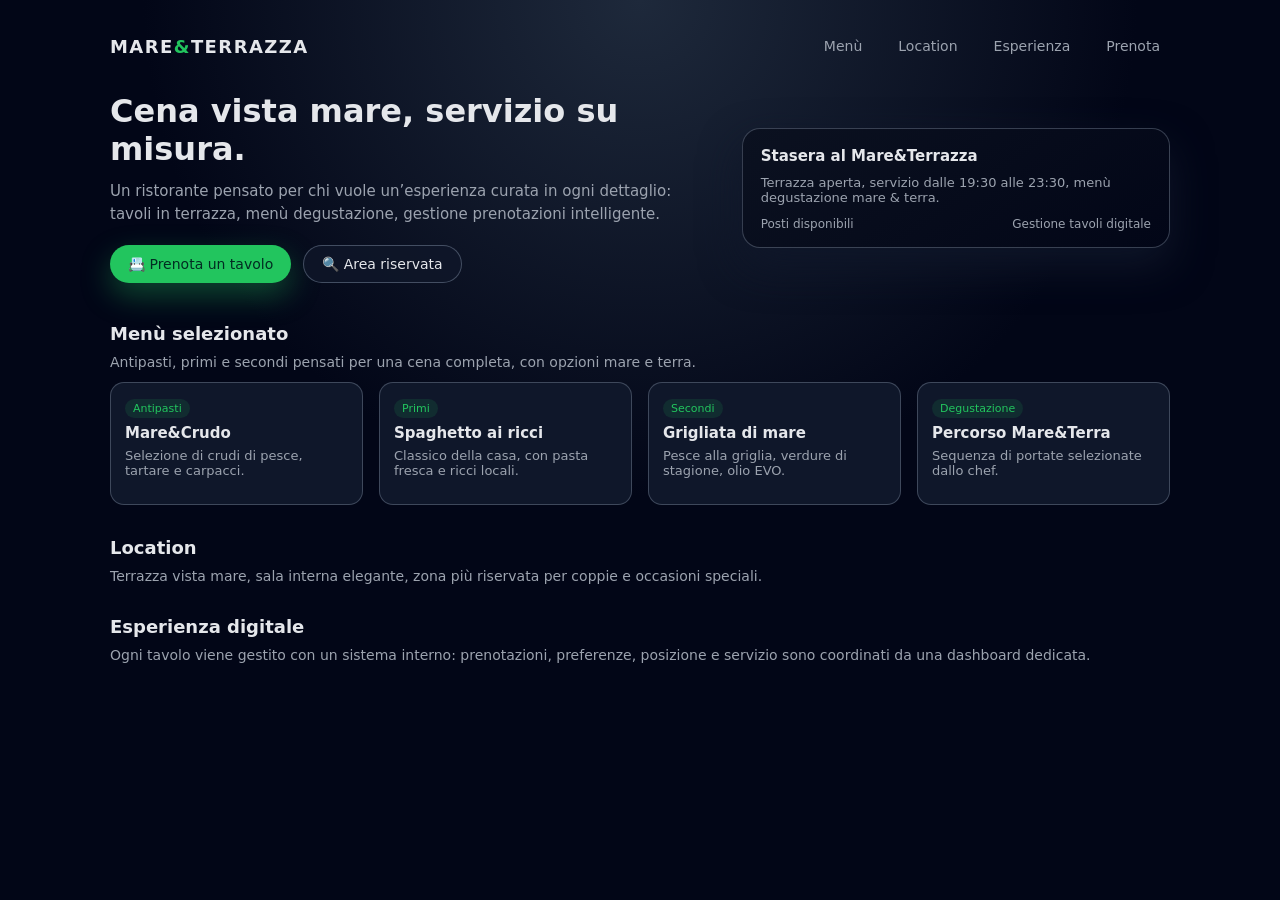
<file: templates/index.html>
<!DOCTYPE html>
<html lang="it">
<head>
    <meta charset="UTF-8">
    <title>Mare&Terrazza – Fine Dining</title>
    <link rel="stylesheet" href="/static/style.css">
</head>
<body>
<div class="page">
    <header class="nav">
        <div class="nav-logo">
            MARE<span>&</span>TERRAZZA
        </div>
        <nav class="nav-links">
            <a href="#menu">Menù</a>
            <a href="#location">Location</a>
            <a href="#experience">Esperienza</a>
            <a href="/prenota/step1">Prenota</a>
        </nav>
    </header>

    <section class="hero">
        <div class="hero-main">
            <h1>Cena vista mare, servizio su misura.</h1>
            <p>
                Un ristorante pensato per chi vuole un’esperienza curata in ogni dettaglio:
                tavoli in terrazza, menù degustazione, gestione prenotazioni intelligente.
            </p>
            <div class="hero-actions">
                <a href="/prenota/step1" class="btn btn-primary">
                    📇 Prenota un tavolo
                </a>
                <a href="/search" class="btn btn-ghost">
                    🔍 Area riservata
                </a>
            </div>
        </div>
        <div class="hero-card">
            <h3>Stasera al Mare&Terrazza</h3>
            <p>Terrazza aperta, servizio dalle 19:30 alle 23:30, menù degustazione mare & terra.</p>
            <div class="hero-card-row">
                <span>Posti disponibili</span>
                <span>Gestione tavoli digitale</span>
            </div>
        </div>
    </section>

    <section id="menu" class="section">
        <h2>Menù selezionato</h2>
        <p>Antipasti, primi e secondi pensati per una cena completa, con opzioni mare e terra.</p>
        <div class="menu-grid">
            <div class="menu-card">
                <div class="menu-tag">Antipasti</div>
                <h3>Mare&Crudo</h3>
                <p>Selezione di crudi di pesce, tartare e carpacci.</p>
            </div>
            <div class="menu-card">
                <div class="menu-tag">Primi</div>
                <h3>Spaghetto ai ricci</h3>
                <p>Classico della casa, con pasta fresca e ricci locali.</p>
            </div>
            <div class="menu-card">
                <div class="menu-tag">Secondi</div>
                <h3>Grigliata di mare</h3>
                <p>Pesce alla griglia, verdure di stagione, olio EVO.</p>
            </div>
            <div class="menu-card">
                <div class="menu-tag">Degustazione</div>
                <h3>Percorso Mare&Terra</h3>
                <p>Sequenza di portate selezionate dallo chef.</p>
            </div>
        </div>
    </section>

    <section id="location" class="section">
        <h2>Location</h2>
        <p>Terrazza vista mare, sala interna elegante, zona più riservata per coppie e occasioni speciali.</p>
    </section>

    <section id="experience" class="section">
        <h2>Esperienza digitale</h2>
        <p>
            Ogni tavolo viene gestito con un sistema interno: prenotazioni, preferenze, posizione e servizio
            sono coordinati da una dashboard dedicata.
        </p>
    </section>
</div>
</body>
</html>
</file>
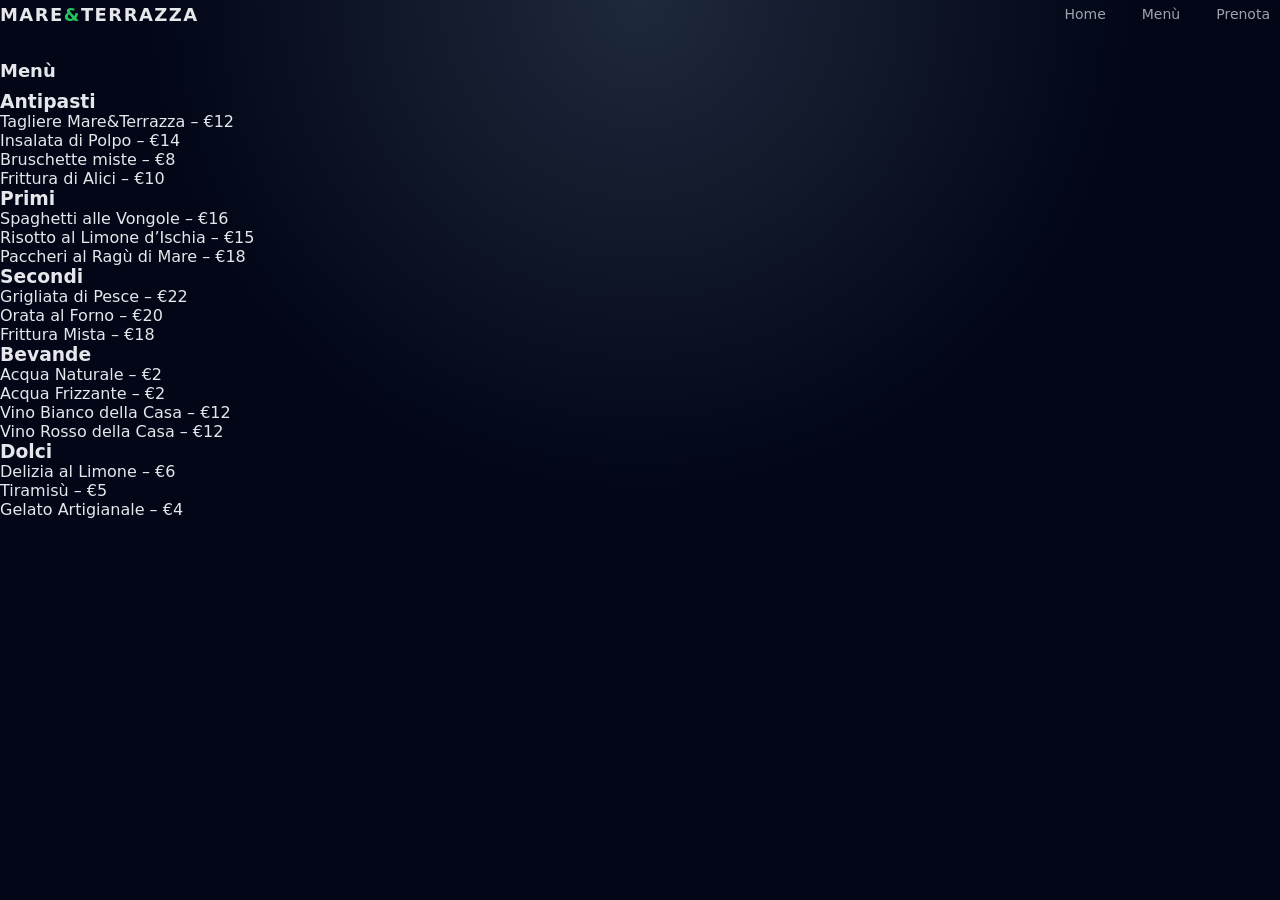
<file: templates/menu.html>
<!DOCTYPE html>
<html lang="it">
<head>
    <meta charset="UTF-8">
    <title>Menù – Mare&Terrazza</title>
    <link rel="stylesheet" href="/static/style.css">
</head>
<body>

<header class="nav">
    <div class="nav-logo">MARE<span>&</span>TERRAZZA</div>
    <nav class="nav-links">
        <a href="/">Home</a>
        <a href="/menu">Menù</a>
        <a href="/prenota/step1">Prenota</a>
    </nav>
</header>

<section class="section">
    <h2>Menù</h2>

    <div class="menu-section">
        <h3>Antipasti</h3>
        <ul>
            <li>Tagliere Mare&Terrazza – €12</li>
            <li>Insalata di Polpo – €14</li>
            <li>Bruschette miste – €8</li>
            <li>Frittura di Alici – €10</li>
        </ul>
    </div>

    <div class="menu-section">
        <h3>Primi</h3>
        <ul>
            <li>Spaghetti alle Vongole – €16</li>
            <li>Risotto al Limone d’Ischia – €15</li>
            <li>Paccheri al Ragù di Mare – €18</li>
        </ul>
    </div>

    <div class="menu-section">
        <h3>Secondi</h3>
        <ul>
            <li>Grigliata di Pesce – €22</li>
            <li>Orata al Forno – €20</li>
            <li>Frittura Mista – €18</li>
        </ul>
    </div>

    <div class="menu-section">
        <h3>Bevande</h3>
        <ul>
            <li>Acqua Naturale – €2</li>
            <li>Acqua Frizzante – €2</li>
            <li>Vino Bianco della Casa – €12</li>
            <li>Vino Rosso della Casa – €12</li>
        </ul>
    </div>

    <div class="menu-section">
        <h3>Dolci</h3>
        <ul>
            <li>Delizia al Limone – €6</li>
            <li>Tiramisù – €5</li>
            <li>Gelato Artigianale – €4</li>
        </ul>
    </div>

</section>

</body>
</html>
</file>
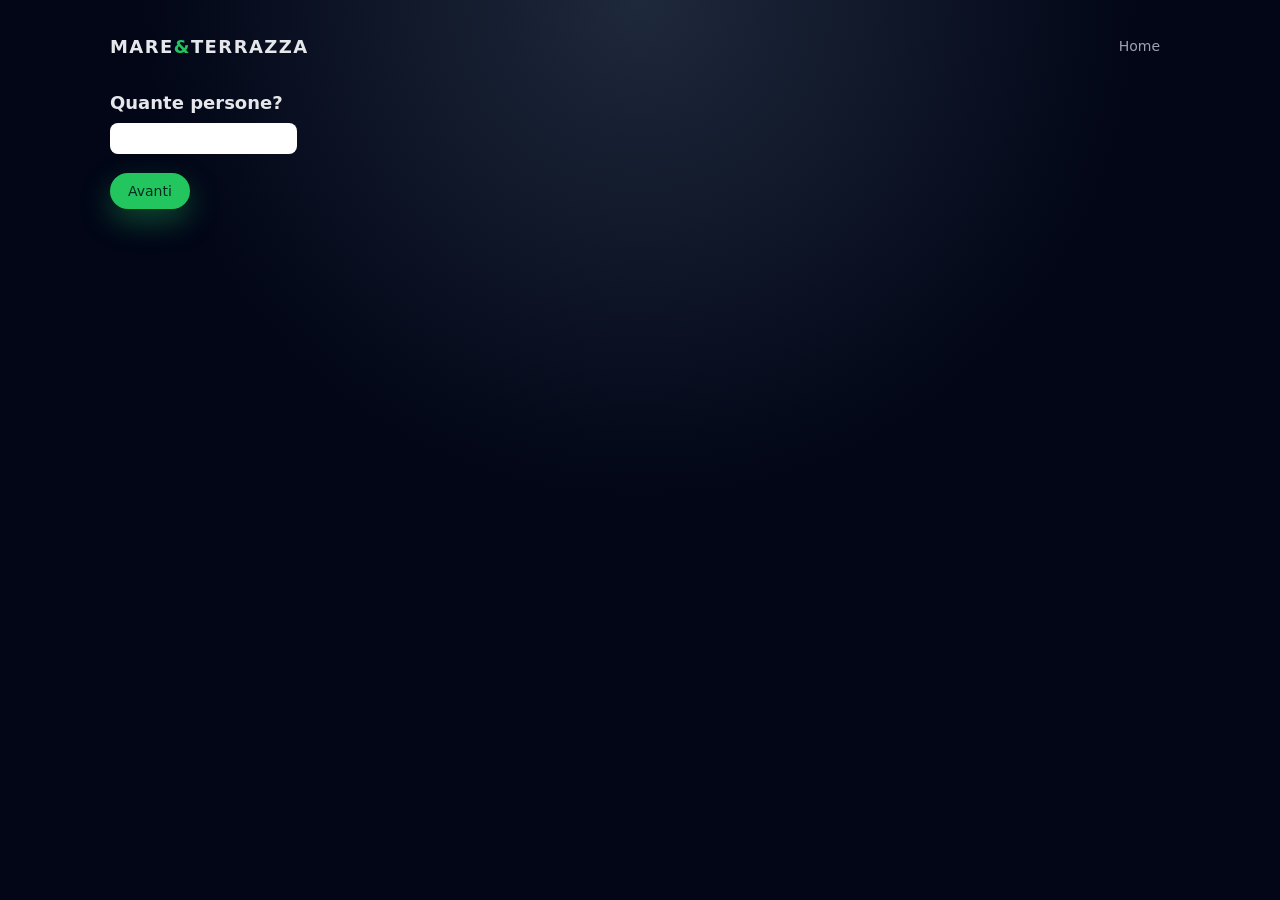
<file: templates/prenota_step1.html>
<!DOCTYPE html>
<html>
<head>
    <meta charset="UTF-8">
    <title>Prenota – Persone</title>
    <link rel="stylesheet" href="/static/style.css">
</head>
<body>
<div class="page">
    <header class="nav">
        <div class="nav-logo">
            MARE<span>&</span>TERRAZZA
        </div>
        <nav class="nav-links">
            <a href="/">Home</a>
        </nav>
    </header>

    <section class="section">
        <h2>Quante persone?</h2>
        <form method="POST">
            <input type="number" name="people" min="1" required style="padding:8px; border-radius:8px; border:none;">
            <br><br>
            <button type="submit" class="btn btn-primary">Avanti</button>
        </form>
    </section>
</div>
</body>
</html>
</file>
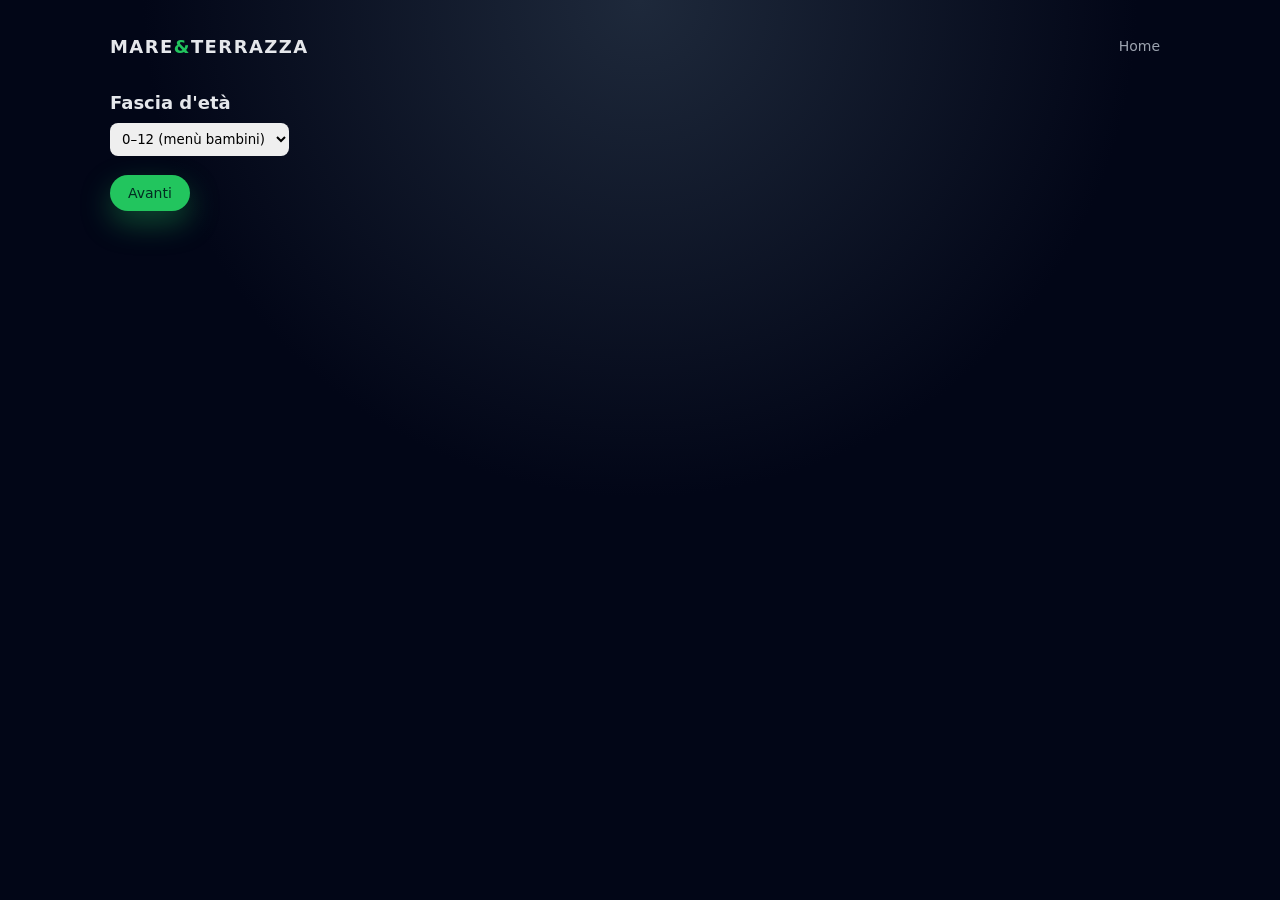
<file: templates/prenota_step2.html>
<!DOCTYPE html>
<html>
<head>
    <meta charset="UTF-8">
    <title>Prenota – Età</title>
    <link rel="stylesheet" href="/static/style.css">
</head>
<body>
<div class="page">
    <header class="nav">
        <div class="nav-logo">
            MARE<span>&</span>TERRAZZA
        </div>
        <nav class="nav-links">
            <a href="/">Home</a>
        </nav>
    </header>

    <section class="section">
        <h2>Fascia d'età</h2>
        <form method="POST">
            <select name="age_group" required style="padding:8px; border-radius:8px; border:none;">
                <option value="bambini">0–12 (menù bambini)</option>
                <option value="adulti">12+ (menù adulti)</option>
            </select>
            <br><br>
            <button type="submit" class="btn btn-primary">Avanti</button>
        </form>
    </section>
</div>
</body>
</html>
</file>
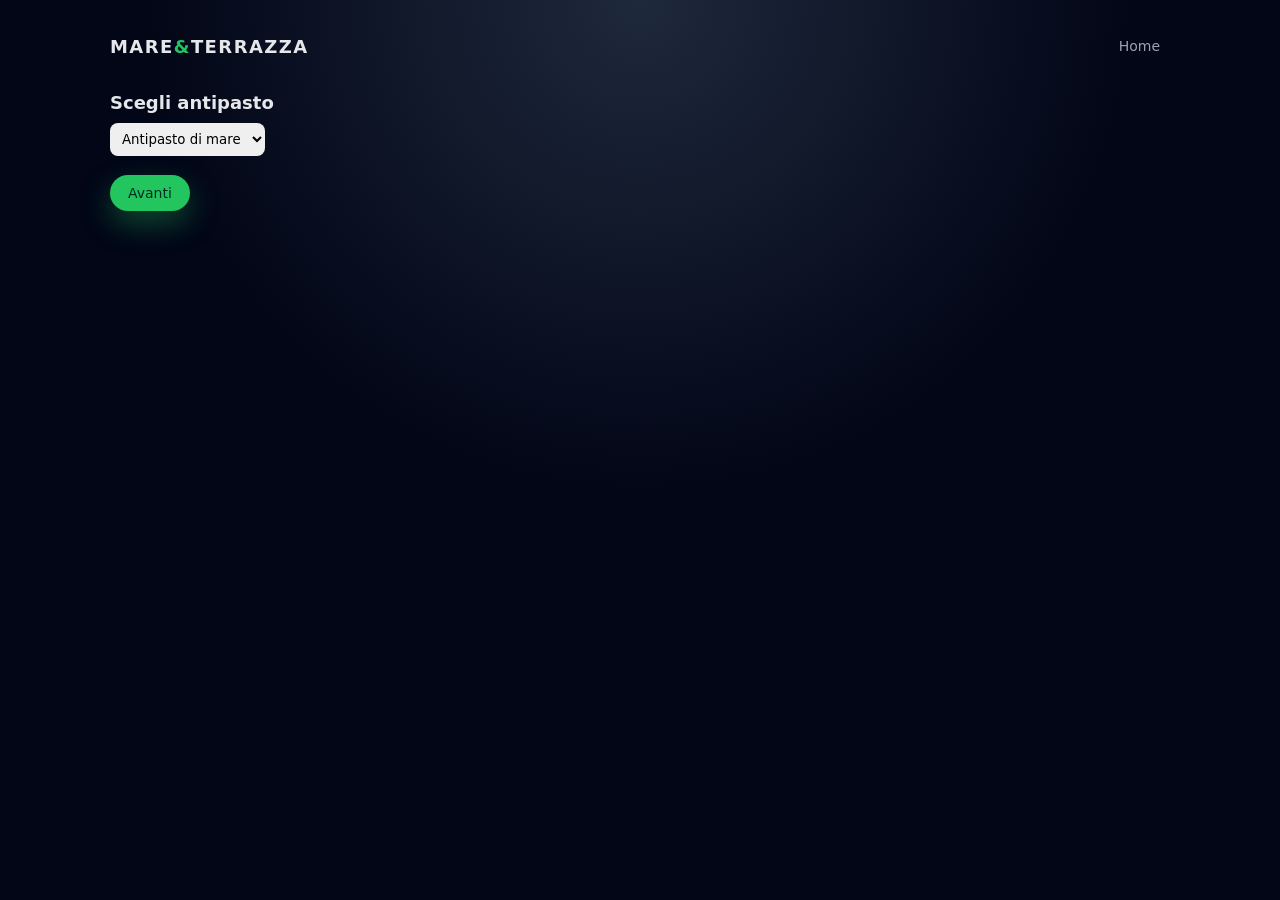
<file: templates/prenota_step3.html>
<!DOCTYPE html>
<html>
<head>
    <meta charset="UTF-8">
    <title>Prenota – Antipasto</title>
    <link rel="stylesheet" href="/static/style.css">
</head>
<body>
<div class="page">
    <header class="nav">
        <div class="nav-logo">
            MARE<span>&</span>TERRAZZA
        </div>
        <nav class="nav-links">
            <a href="/">Home</a>
        </nav>
    </header>

    <section class="section">
        <h2>Scegli antipasto</h2>
        <form method="POST">
            <select name="antipasto" required style="padding:8px; border-radius:8px; border:none;">
                <option value="mare">Antipasto di mare</option>
                <option value="terra">Antipasto di terra</option>
                <option value="misto">Misto</option>
            </select>
            <br><br>
            <button type="submit" class="btn btn-primary">Avanti</button>
        </form>
    </section>
</div>
</body>
</html>
</file>
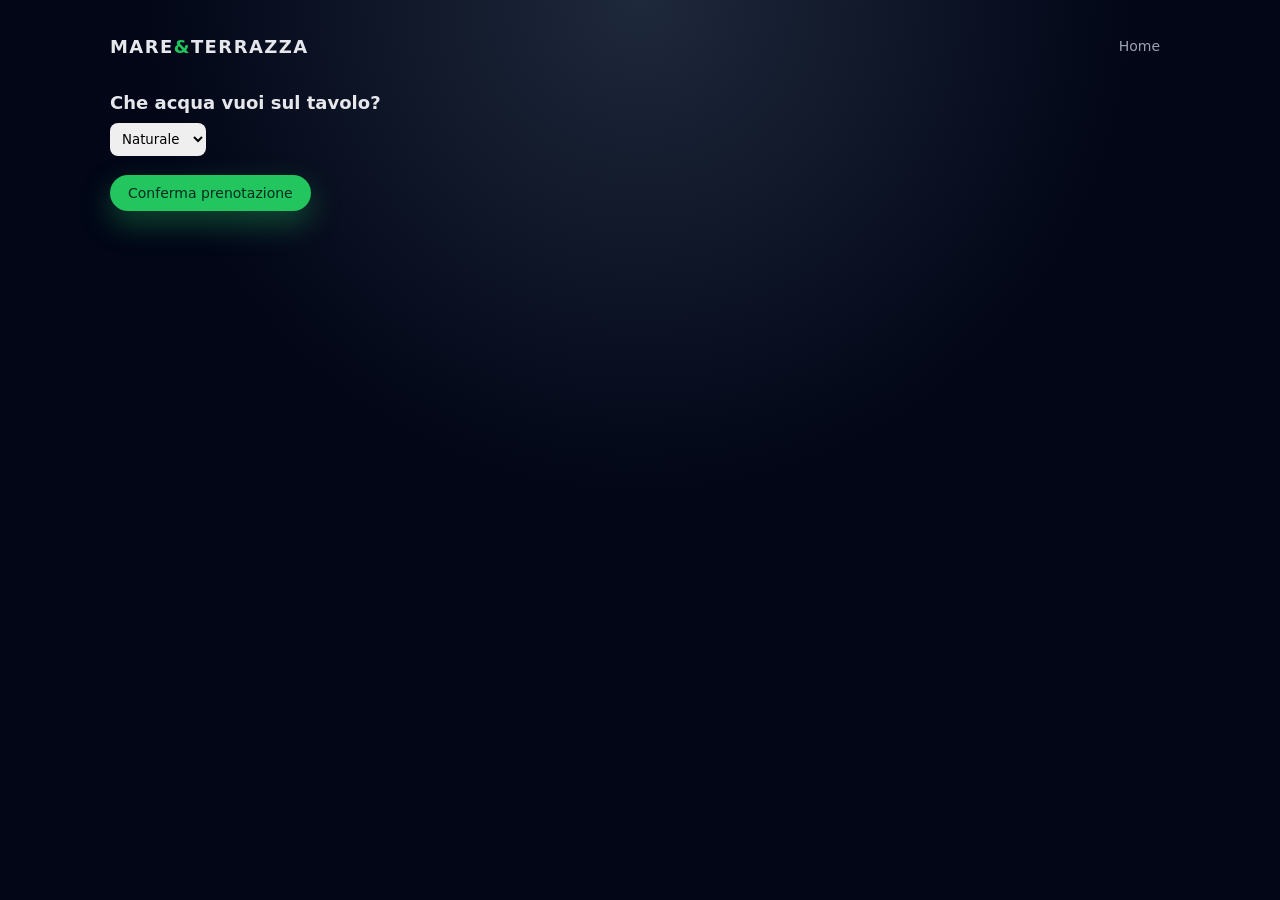
<file: templates/prenota_step5.html>
<!DOCTYPE html>
<html>
<head>
    <meta charset="UTF-8">
    <title>Prenota – Acqua</title>
    <link rel="stylesheet" href="/static/style.css">
</head>
<body>
<div class="page">
    <header class="nav">
        <div class="nav-logo">
            MARE<span>&</span>TERRAZZA
        </div>
        <nav class="nav-links">
            <a href="/">Home</a>
        </nav>
    </header>

    <section class="section">
        <h2>Che acqua vuoi sul tavolo?</h2>
        <form method="POST">
            <select name="water" required style="padding:8px; border-radius:8px; border:none;">
                <option value="naturale">Naturale</option>
                <option value="frizzante">Frizzante</option>
                <option value="mix">Mix</option>
            </select>
            <br><br>
            <button type="submit" class="btn btn-primary">Conferma prenotazione</button>
        </form>
    </section>
</div>
</body>
</html>
</file>
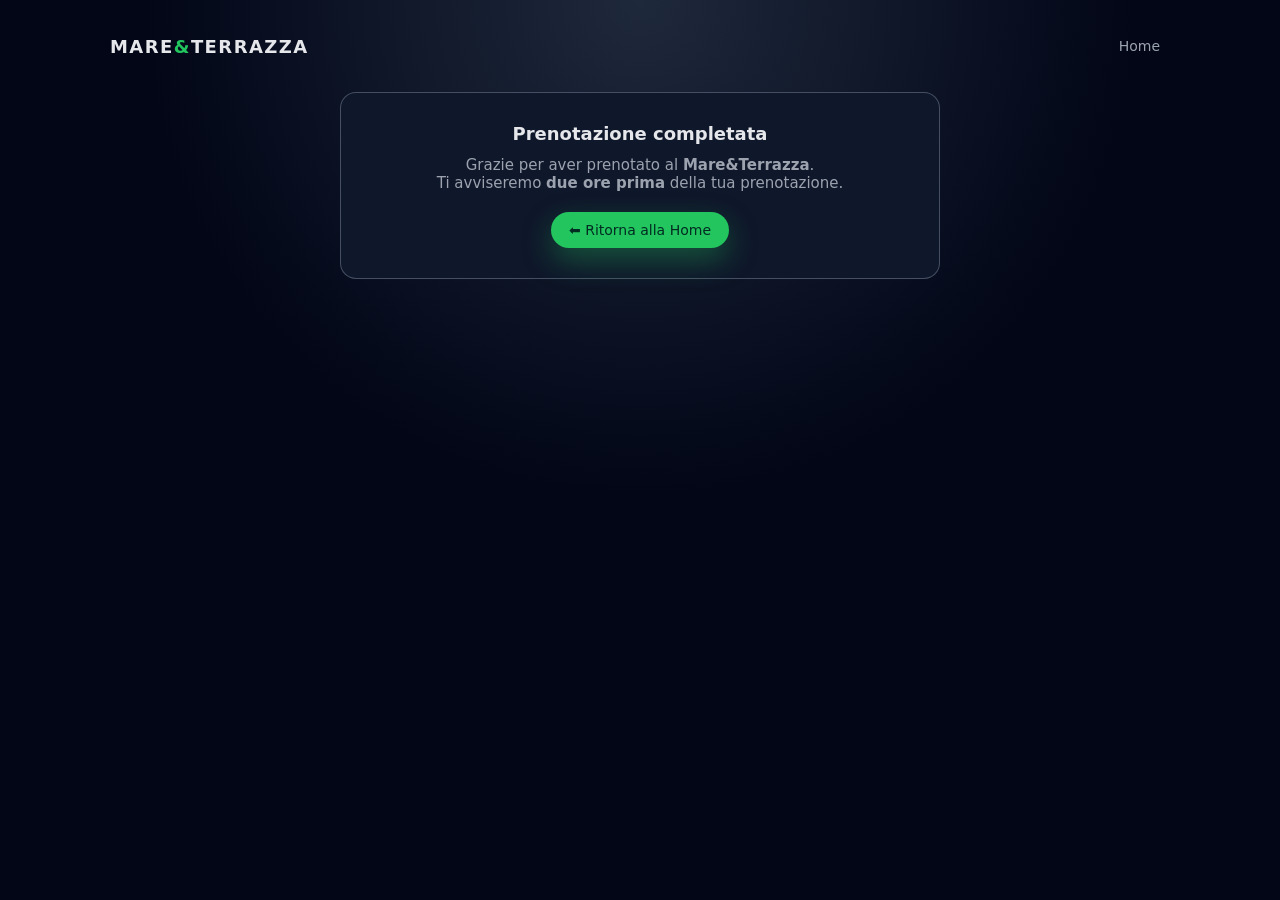
<file: templates/prenotazione_completata.html>
<!DOCTYPE html>
<html lang="it">
<head>
    <meta charset="UTF-8">
    <title>Prenotazione completata – Mare&Terrazza</title>
    <link rel="stylesheet" href="/static/style.css">
</head>
<body>
<div class="page">

    <header class="nav">
        <div class="nav-logo">
            MARE<span>&</span>TERRAZZA
        </div>
        <nav class="nav-links">
            <a href="/">Home</a>
        </nav>
    </header>

    <section class="section" style="max-width:600px; margin:auto;">
        <div class="card" style="text-align:center; padding:30px;">

            <h2 style="margin-bottom:12px;">Prenotazione completata</h2>

            <p style="font-size:15px; color:var(--muted); margin-bottom:20px;">
                Grazie per aver prenotato al <strong>Mare&Terrazza</strong>.<br>
                Ti avviseremo <strong>due ore prima</strong> della tua prenotazione.
            </p>

            <div style="margin-top:20px;">
                <a href="/" class="btn btn-primary" style="font-size:14px;">
                    ⬅️ Ritorna alla Home
                </a>
            </div>

        </div>
    </section>

</div>
</body>
</html>
</file>
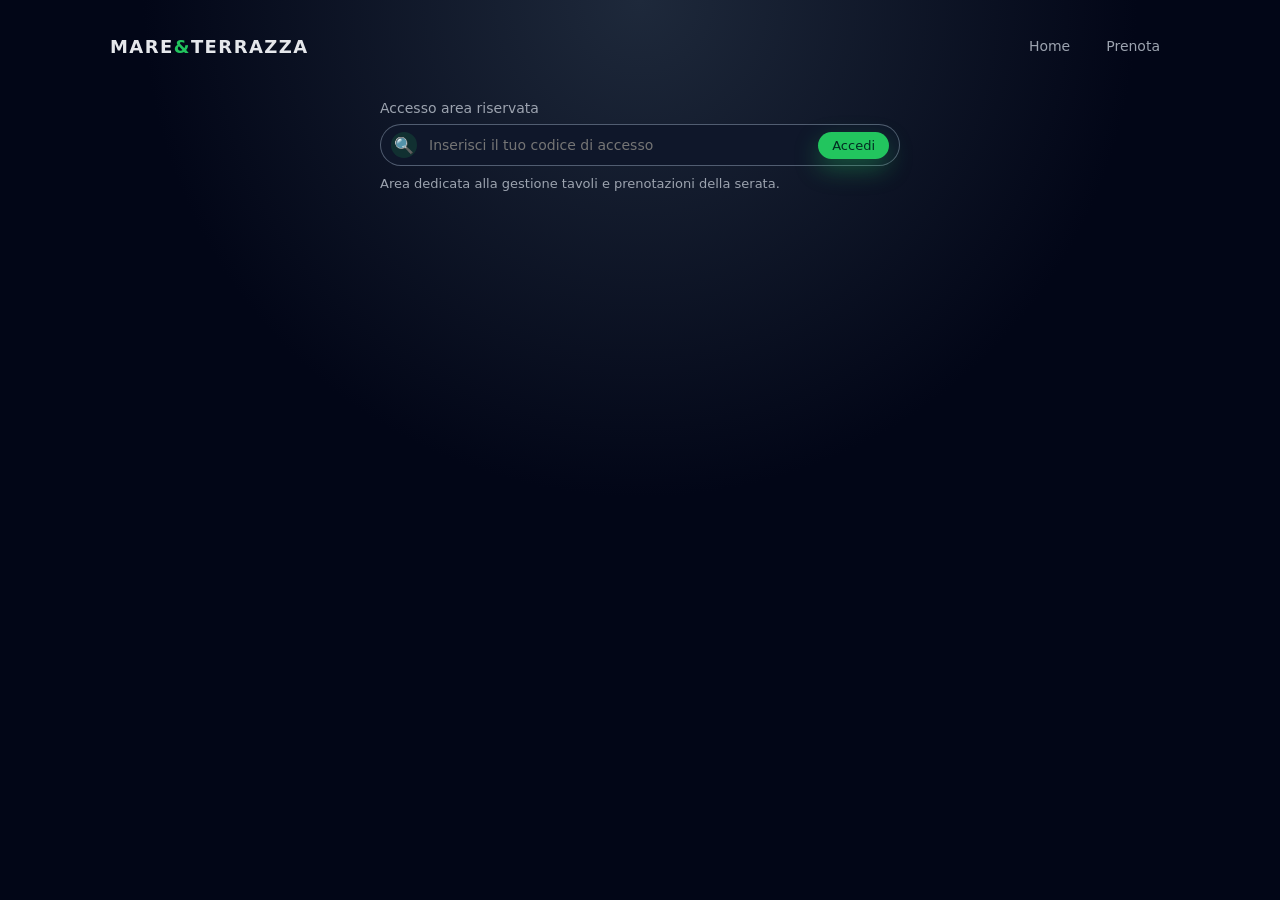
<file: templates/search.html>
<!DOCTYPE html>
<html lang="it">
<head>
    <meta charset="UTF-8">
    <title>Area riservata – Mare&Terrazza</title>
    <link rel="stylesheet" href="/static/style.css">
</head>
<body>
<div class="page">
    <header class="nav">
        <div class="nav-logo">
            MARE<span>&</span>TERRAZZA
        </div>
        <nav class="nav-links">
            <a href="/">Home</a>
            <a href="/prenota/step1">Prenota</a>
        </nav>
    </header>

    <div class="search-wrapper">
        <div class="search-label">Accesso area riservata</div>
        <form method="POST" class="search-bar">
            <div class="search-icon">🔍</div>
            <input type="text" name="code" placeholder="Inserisci il tuo codice di accesso" required>
            <button type="submit">Accedi</button>
        </form>
        <p style="margin-top:10px; font-size:13px; color:#9ca3af;">
            Area dedicata alla gestione tavoli e prenotazioni della serata.
        </p>
    </div>
</div>
</body>
</html>
</file>
<file: static/style.css>
:root {
    --bg: #020617;
    --bg-soft: #0f172a;
    --accent: #22c55e;
    --accent-soft: rgba(34, 197, 94, 0.15);
    --text: #e5e7eb;
    --muted: #9ca3af;
    --danger: #ef4444;
    --booked: #ef4444;
    --free: #22c55e;
}

* {
    box-sizing: border-box;
    margin: 0;
    padding: 0;
    font-family: system-ui, -apple-system, BlinkMacSystemFont, "SF Pro Text", sans-serif;
}

body {
    background: radial-gradient(circle at top, #1e293b 0, #020617 45%);
    color: var(--text);
    min-height: 100vh;
}

.page {
    max-width: 1100px;
    margin: 0 auto;
    padding: 32px 20px 60px;
}

.nav {
    display: flex;
    justify-content: space-between;
    align-items: center;
    margin-bottom: 32px;
}

.nav-logo {
    font-weight: 700;
    letter-spacing: 0.08em;
    font-size: 18px;
    text-transform: uppercase;
}

.nav-logo span {
    color: var(--accent);
}

.nav-links {
    display: flex;
    gap: 16px;
    font-size: 14px;
}

.nav-links a {
    color: var(--muted);
    text-decoration: none;
    padding: 6px 10px;
    border-radius: 999px;
    transition: 0.2s;
}

.nav-links a:hover {
    color: var(--text);
    background: rgba(148, 163, 184, 0.15);
}

.hero {
    display: grid;
    grid-template-columns: 1.4fr 1fr;
    gap: 32px;
    align-items: center;
    margin-bottom: 40px;
}

.hero-main h1 {
    font-size: 32px;
    margin-bottom: 12px;
}

.hero-main p {
    color: var(--muted);
    font-size: 15px;
    line-height: 1.5;
    margin-bottom: 20px;
}

.hero-actions {
    display: flex;
    gap: 12px;
    flex-wrap: wrap;
}

.btn {
    border: none;
    cursor: pointer;
    border-radius: 999px;
    padding: 10px 18px;
    font-size: 14px;
    display: inline-flex;
    align-items: center;
    gap: 8px;
    text-decoration: none;
    transition: 0.2s;
}

.btn-primary {
    background: var(--accent);
    color: #022c22;
    box-shadow: 0 12px 30px rgba(34, 197, 94, 0.35);
}

.btn-primary:hover {
    background: #16a34a;
}

.btn-ghost {
    background: rgba(15, 23, 42, 0.8);
    color: var(--text);
    border: 1px solid rgba(148, 163, 184, 0.4);
}

.btn-ghost:hover {
    background: rgba(30, 64, 175, 0.35);
    border-color: rgba(59, 130, 246, 0.7);
}

.hero-card {
    background: linear-gradient(145deg, #0b1120, #020617);
    border-radius: 18px;
    padding: 18px 18px 16px;
    border: 1px solid rgba(148, 163, 184, 0.35);
    box-shadow: 0 18px 40px rgba(15, 23, 42, 0.9);
}

.hero-card h3 {
    font-size: 15px;
    margin-bottom: 10px;
}

.hero-card p {
    font-size: 13px;
    color: var(--muted);
    margin-bottom: 12px;
}

.hero-card-row {
    display: flex;
    justify-content: space-between;
    font-size: 12px;
    color: var(--muted);
}

.section {
    margin-bottom: 32px;
}

.section h2 {
    font-size: 18px;
    margin-bottom: 10px;
}

.section p {
    font-size: 14px;
    color: var(--muted);
    margin-bottom: 12px;
}

.menu-grid {
    display: grid;
    grid-template-columns: repeat(auto-fit, minmax(220px, 1fr));
    gap: 16px;
}

.menu-card {
    background: var(--bg-soft);
    border-radius: 14px;
    padding: 14px;
    border: 1px solid rgba(148, 163, 184, 0.35);
}

.menu-card h3 {
    font-size: 15px;
    margin-bottom: 6px;
}

.menu-card p {
    font-size: 13px;
    color: var(--muted);
}

.menu-tag {
    display: inline-block;
    font-size: 11px;
    padding: 3px 8px;
    border-radius: 999px;
    background: rgba(34, 197, 94, 0.12);
    color: var(--accent);
    margin-bottom: 6px;
}

/* SEARCH */

.search-wrapper {
    max-width: 520px;
    margin: 40px auto 0;
}

.search-label {
    font-size: 14px;
    color: var(--muted);
    margin-bottom: 8px;
}

.search-bar {
    display: flex;
    align-items: center;
    background: var(--bg-soft);
    border-radius: 999px;
    padding: 6px 10px;
    border: 1px solid rgba(148, 163, 184, 0.5);
}

.search-bar input {
    flex: 1;
    background: transparent;
    border: none;
    outline: none;
    color: var(--text);
    font-size: 14px;
    padding: 6px 8px;
}

.search-icon {
    width: 26px;
    height: 26px;
    border-radius: 999px;
    background: var(--accent-soft);
    display: flex;
    align-items: center;
    justify-content: center;
    color: var(--accent);
    margin-right: 4px;
}

.search-bar button {
    border: none;
    background: var(--accent);
    color: #022c22;
    border-radius: 999px;
    padding: 6px 14px;
    font-size: 13px;
    cursor: pointer;
    box-shadow: 0 10px 24px rgba(34, 197, 94, 0.35);
}

/* DASHBOARD */

.dashboard-grid {
    display: grid;
    grid-template-columns: 1.2fr 1fr;
    gap: 24px;
    margin-top: 24px;
}

.card {
    background: var(--bg-soft);
    border-radius: 16px;
    padding: 16px;
    border: 1px solid rgba(148, 163, 184, 0.4);
}

.card h3 {
    font-size: 15px;
    margin-bottom: 8px;
}

.stats-row {
    display: flex;
    gap: 12px;
    margin-top: 8px;
}

.stat-pill {
    flex: 1;
    background: rgba(15, 23, 42, 0.9);
    border-radius: 12px;
    padding: 10px;
    font-size: 12px;
}

.stat-pill span {
    display: block;
    font-size: 11px;
    color: var(--muted);
}

.stat-pill strong {
    font-size: 16px;
}

.table-wrapper {
    margin-top: 12px;
    max-height: 320px;
    overflow: auto;
}

.table {
    width: 100%;
    border-collapse: collapse;
    font-size: 12px;
}

.table th,
.table td {
    padding: 8px;
    border-bottom: 1px solid rgba(31, 41, 55, 0.8);
    text-align: left;
}

.table th {
    font-size: 11px;
    color: var(--muted);
}

.badge {
    display: inline-block;
    font-size: 11px;
    padding: 3px 8px;
    border-radius: 999px;
}

.badge-area {
    background: rgba(59, 130, 246, 0.15);
    color: #60a5fa;
}

.badge-water {
    background: rgba(34, 197, 94, 0.15);
    color: var(--accent);
}

/* MAPPA TAVOLI */

.table-map {
    display: grid;
    grid-template-columns: repeat(5, minmax(60px, 1fr));
    gap: 10px;
    margin-top: 12px;
}

.table-cell {
    border-radius: 10px;
    padding: 10px 6px;
    text-align: center;
    font-size: 12px;
    background: rgba(15, 23, 42, 0.9);
    border: 1px solid rgba(148, 163, 184, 0.4);
}

.table-cell.free {
    border-color: var(--free);
    color: var(--free);
}

.table-cell.booked {
    border-color: var(--booked);
    color: var(--booked);
}
</file>
